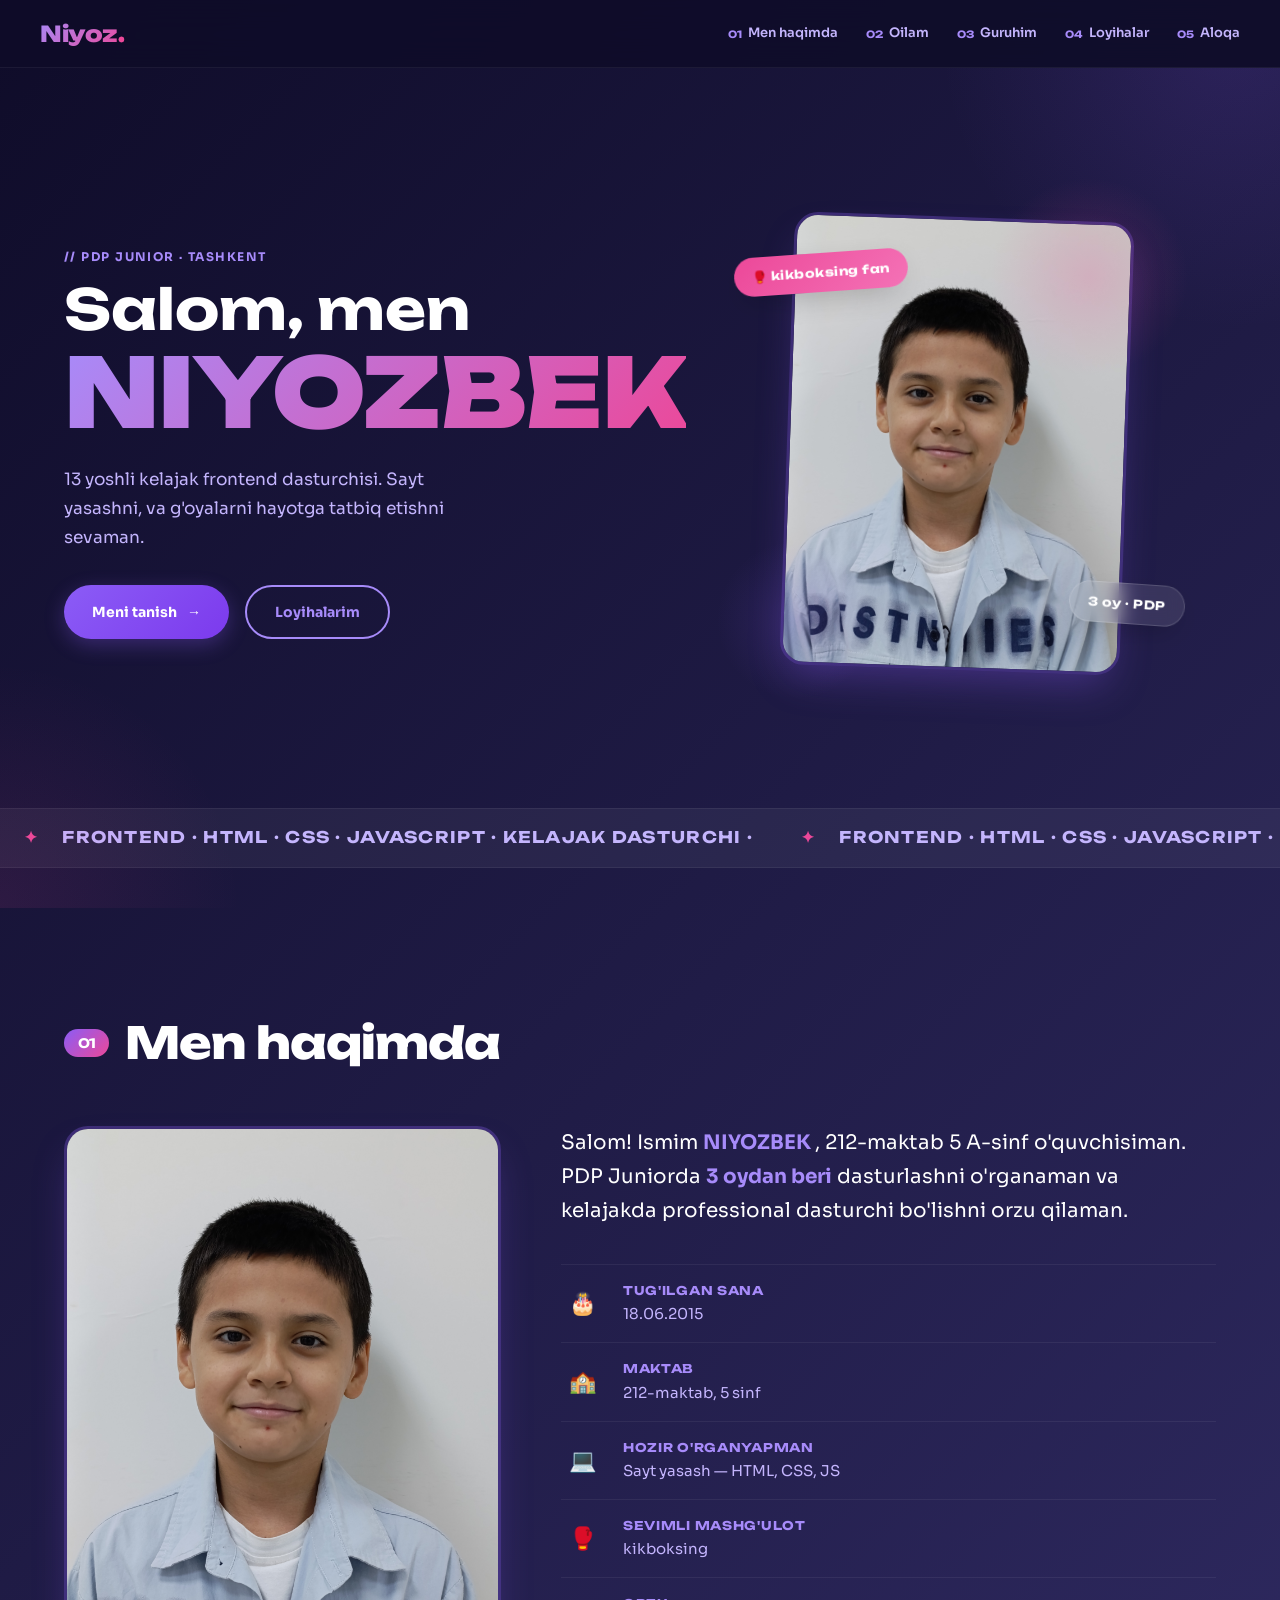
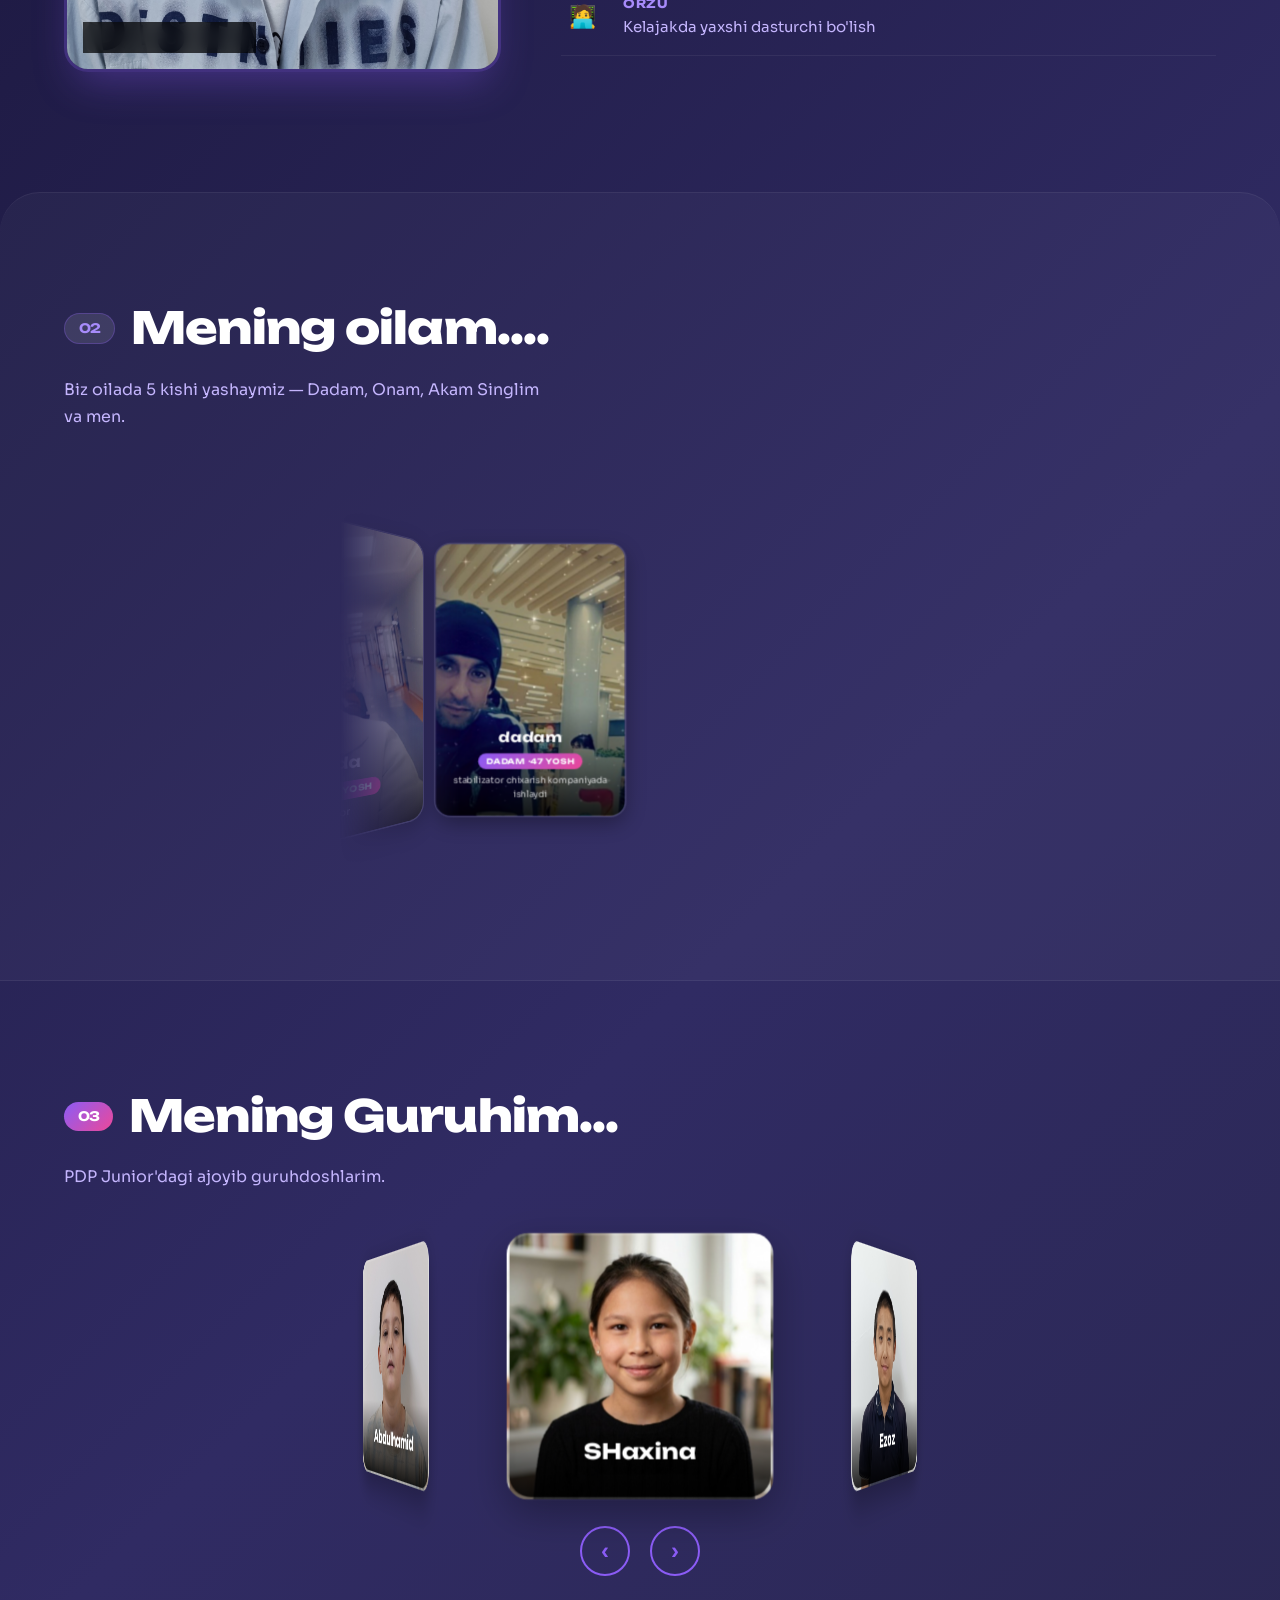
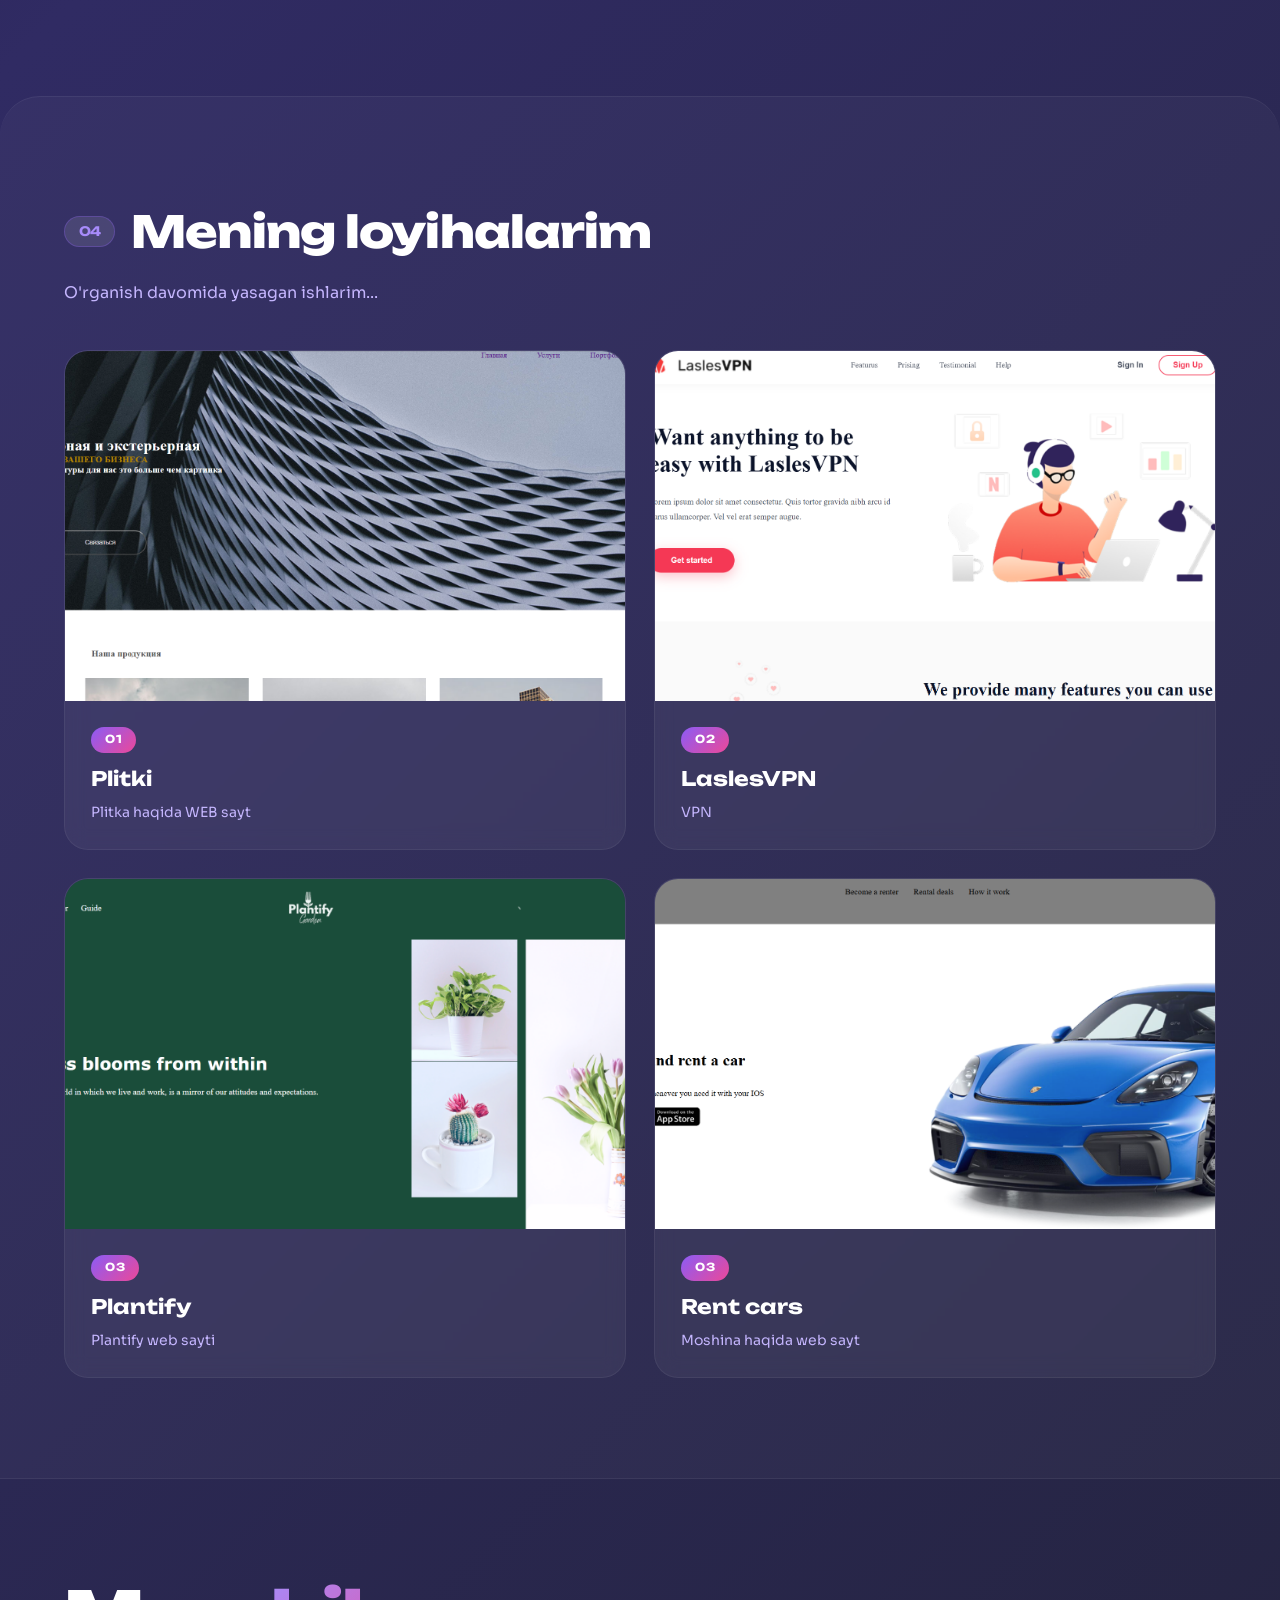
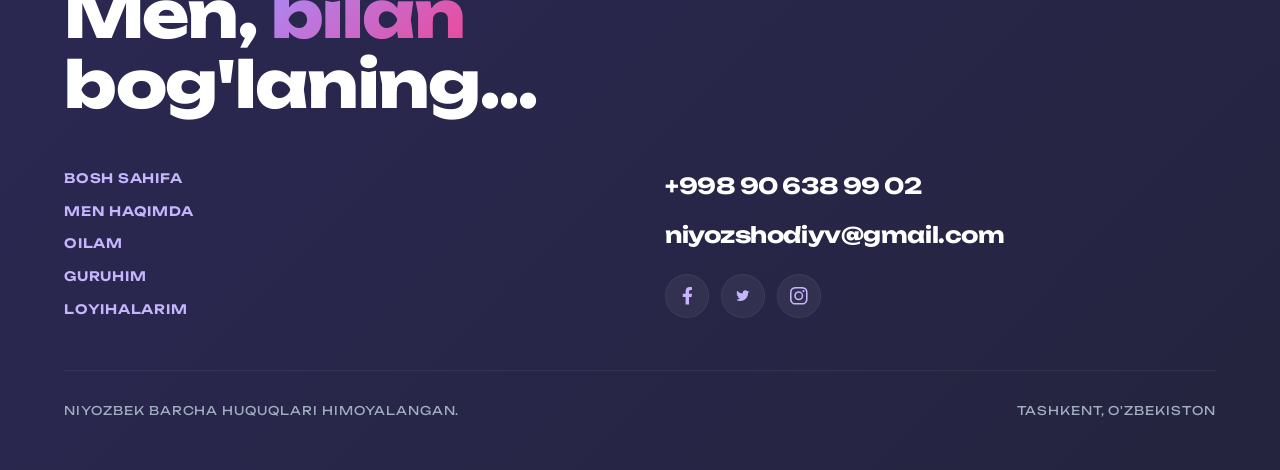
<file: index.html>
<!doctype html>
<html lang="uz">
  <head>
    <meta charset="UTF-8" />
    <meta name="viewport" content="width=device-width, initial-scale=1.0" />
    <title>NIYOZBEK — Portfolio</title>
    <link rel="preconnect" href="https://fonts.googleapis.com" />
    <link rel="preconnect" href="https://fonts.gstatic.com" crossorigin />
    <link
      href="https://fonts.googleapis.com/css2?family=Unbounded:wght@400;600;700;800;900&family=Sora:wght@400;500;600;700&display=swap"
      rel="stylesheet"
    />
    <link rel="stylesheet" href="style.css" />
  </head>

  <body>
    <header class="nav">
      <div class="container nav__wrapper">
        <a href="#top" class="nav__logo">Niyoz<span class="dot">.</span></a>

        <nav class="nav__lists" id="navLinks">
          <a href="#about"><span class="num">01</span> Men haqimda</a>
          <a href="#family"><span class="num">02</span> Oilam</a>
          <a href="#group"><span class="num">03</span> Guruhim</a>
          <a href="#projects"><span class="num">04</span> Loyihalar</a>
          <a href="#contact"><span class="num">05</span> Aloqa</a>
        </nav>

        <button class="burger" id="burgerBtn" aria-label="menu">
          <span></span><span></span><span></span>
        </button>
      </div>
    </header>

    <main id="top">
      <section class="hero">
        <div class="container hero__wrapper">
          <div class="hero__copy">
            <p class="hero__eyebrow">// PDP Junior &middot; Tashkent</p>
            <h1 class="hero__title">
              Salom, men<br />
              <span class="hero__title-big">NIYOZBEK</span>
            </h1>
            <p class="hero__desc">
              13 yoshli kelajak frontend dasturchisi. Sayt yasashni, va
              g'oyalarni hayotga tatbiq etishni sevaman.
            </p>
            <div class="hero__cta">
              <a href="#about" class="btn btn--primary">
                Meni tanish <span class="arrow">→</span>
              </a>
              <a href="#projects" class="btn btn--ghost">Loyihalarim</a>
            </div>
          </div>

          <div class="hero__visual">
            <div class="hero__frame">
              <img src="./men.jpg" alt="Niyoz" />
            </div>
            <div class="hero__badge hero__badge--1">🥊 kikboksing fan</div>
            <div class="hero__badge hero__badge--2">3 oy &middot; PDP</div>
            <div class="hero__shape hero__shape--1"></div>
            <div class="hero__shape hero__shape--2"></div>
          </div>
        </div>

        <div class="marquee">
          <div class="marquee__track">
            <span
              >FRONTEND &middot; HTML &middot; CSS &middot; JAVASCRIPT &middot;
              KELAJAK DASTURCHI &middot;</span
            >
            <span
              >FRONTEND &middot; HTML &middot; CSS &middot; JAVASCRIPT &middot;
              KELAJAK DASTURCHI &middot;</span
            >
          </div>
        </div>
      </section>

      <section class="about" id="about">
        <div class="container">
          <h2 class="section-title">
            <span class="section-num">01</span> Men haqimda
          </h2>

          <div class="about__grid">
            <div class="about__photo">
              <img src="./men.jpg" alt="Niyoz" />
              <div class="about__photo-tag">28.03.2013 yil tug'ilgan</div>
            </div>

            <div class="about__facts">
              <p class="about__lead">
                Salom! Ismim <strong>NIYOZBEK </strong>, 212-maktab 5 A-sinf
                o'quvchisiman. PDP Juniorda <strong>3 oydan beri</strong>
                dasturlashni o'rganaman va kelajakda professional dasturchi
                bo'lishni orzu qilaman.
              </p>

              <ul class="fact-list">
                <li>
                  <span class="fact-icon">🎂</span>
                  <div>
                    <b>Tug'ilgan sana</b>
                    <p>18.06.2015</p>
                  </div>
                </li>
                <li>
                  <span class="fact-icon">🏫</span>
                  <div>
                    <b>Maktab</b>
                    <p>212-maktab, 5 sinf</p>
                  </div>
                </li>
                <li>
                  <span class="fact-icon">💻</span>
                  <div>
                    <b>Hozir o'rganyapman</b>
                    <p>Sayt yasash — HTML, CSS, JS</p>
                  </div>
                </li>
                <li>
                  <span class="fact-icon">🥊</span>
                  <div>
                    <b>Sevimli mashg'ulot</b>
                    <p>kikboksing</p>
                  </div>
                </li>
                <li>
                  <span class="fact-icon">🧑‍💻</span>
                  <div>
                    <b>Orzu</b>
                    <p>Kelajakda yaxshi dasturchi bo'lish</p>
                  </div>
                </li>
              </ul>
            </div>
          </div>
        </div>
      </section>

      <section class="family" id="family">
        <div class="container">
          <h2 class="section-title section-title--light">
            <span class="section-num">02</span> Mening oilam....
          </h2>
          <p class="section-sub">
            Biz oilada 5 kishi yashaymiz — Dadam, Onam, Akam Singlim va men.
          </p>

          <div class="family-carousel-wrapper">
            <div class="scene">
              <div class="a3d" style="--n: 6">
                <div class="card family-card" style="--i: 0">
                  <img src="./dadam.jpg" alt="Dadam" />
                  <div class="family-card-info">
                    <h3>dadam</h3>
                    <span class="fam-role">Dadam ·47 yosh</span>
                    <p>stabilizator chixarish kompaniyada ishlaydi</p>
                  </div>
                </div>

                <div class="card family-card" style="--i: 1">
                  <img src="./oym.jpg" alt="Oyim" />
                  <div class="family-card-info">
                    <h3>Ozoda</h3>
                    <span class="fam-role">Oyim · 36 yosh</span>
                    <p>shifokor</p>
                  </div>
                </div>

                <div class="card family-card" style="--i: 2">
                  <img src="./men.jpg" alt="Men" />
                  <div class="family-card-info">
                    <h3>NIYOZBEK</h3>
                    <span class="fam-role">Men · 12 yosh</span>
                    <p>Hali maktabka boraman</p>
                  </div>
                </div>

                <div class="card family-card" style="--i: 3">
                  <img src="./singlim.jpg" alt="singlim" />
                  <div class="family-card-info">
                    <h3>singlim</h3>
                    <span class="fam-role">singlim · 10 yosh</span>
                    <p>hali makabda oqiydi</p>
                  </div>
                </div>

                <div class="card family-card" style="--i: 4">
                  <img src="./akm.jpg" alt="kam" />
                  <div class="family-card-info">
                    <h3>akam</h3>
                    <span class="fam-role">akam · 17 yosh</span>
                    <p>100 maktabda oqiydi</p>

      </section>

      <section class="group" id="group">
        <div class="container">
          <h2 class="section-title">
            <span class="section-num">03</span> Mening Guruhim...
          </h2>
          <p class="section-sub">PDP Junior'dagi ajoyib guruhdoshlarim.</p>

          <div class="group__carousel-wrapper">
            <div class="carousel-container">
              <div class="carousel">
                <div
                  class="item"
                  style="
                    background-image: url(./obdul\ hamit.jpg);
                  "
                >
                  <div class="item-content">
                    <h3>Abdulhamid</h3>
                  </div>
                </div>
                <div
                  class="item"
                  style="
                    background-image: url(./shaxina.jpg);
                  "
                >
                  <div class="item-content">
                    <h3>SHaxina</h3>
                  </div>
                </div>
                <div
                  class="item"
                  style="
                    background-image: url(./ezoz.jpg);
                  "
                >
                  <div class="item-content">
                    <h3>Ezoz</h3>
                  </div>
                </div>
                <div
                  class="item"
                  style="
                    background-image: url(./salohidin.jpg);
                  "
                >
                  <div class="item-content">
                    <h3>Salohidin</h3>
                  </div>
                </div>
                <div
                  class="item"
                  style="
                    background-image: url(./yusuf.jpg);
                  "
                >
                  <div class="item-content">
                    <h3>Yusuf</h3>
                  </div>
                </div>
                <div
                  class="item"
                  style="
                    background-image: url(./ddddddddddddddddddddddddddddddd.jpg);
                  "
                >
                  <div class="item-content">
                    <h3>Jafar</h3>
                  </div>
                </div>
              </div>
            </div>

            <div class="carousel-controls">
              <button class="carousel-btn prev-btn">‹</button>
              <button class="carousel-btn next-btn">›</button>
            </div>
          </div>
        </div>
      </section>

      <section class="projects" id="projects">
        <div class="container">
          <h2 class="section-title section-title--light">
            <span class="section-num">04</span> Mening loyihalarim
          </h2>
          <p class="section-sub section-sub--light">
            O'rganish davomida yasagan ishlarim...
          </p>

          <div class="proj-grid">
            <a
              class="proj-card"
              href="https://project-zeta-three-72.vercel.app/"
              target="_blank"
              rel="noopener"
            >
              <div class="proj-card__img">
                <img src="./Снимок экрана 2026-10-15 113310.png" alt="Plitki" />
              </div>
              <div class="proj-card__body">
                <span class="proj-tag">01</span>
                <h3>Plitki</h3>
                <p>Plitka haqida WEB sayt</p>
              </div>
            </a>

            <a
              class="proj-card"
              href="https://figma-delta-bay.vercel.app/"
              target="_blank"
              rel="noopener"
            >
              <div class="proj-card__img">
                <img src="./Снимок экрана 2026-10-15 113345.png" alt="figma" />
              </div>
              <div class="proj-card__body">
                <span class="proj-tag">02</span>
                <h3>LaslesVPN</h3>
                <p>VPN</p>
              </div>
            </a>

            <a
              class="proj-card"
              href="https://plantify-sepia.vercel.app/"
              target="_blank"
              rel="noopener"
            >
              <div class="proj-card__img">
                <img
                  src="./Снимок экрана 2026-10-15 113428.png"
                  alt="plantify"
                />
              </div>
              <div class="proj-card__body">
                <span class="proj-tag">03</span>
                <h3>Plantify</h3>
                <p>Plantify web sayti</p>
              </div>
            </a>

            <a
              class="proj-card"
              href="https://retcars.vercel.app/"
              target="_blank"
              rel="noopener"
            >
              <div class="proj-card__img">
                <img src="./Снимок экрана 2026-10-15 113509.png" alt="car" />
              </div>
              <div class="proj-card__body">
                <span class="proj-tag">03</span>
                <h3>Rent cars</h3>
                <p>Moshina haqida web sayt</p>
              </div>
            </a>
          </div>
        </div>
      </section>

      <footer class="contact" id="contact">
        <div class="container">
          <h2 class="contact__title">
            Men, <span>bilan</span><br />
            bog'laning...
          </h2>

          <div class="contact__grid">
            <div class="contact__links">
              <a href="#top">Bosh sahifa</a>
              <a href="#about">Men haqimda</a>
              <a href="#family">Oilam</a>
              <a href="#group">Guruhim</a>
              <a href="#projects">Loyihalarim</a>
            </div>

            <div class="contact__info">
              <a class="contact__big" href="tel:+998906389902"
                >+998 90 638 99 02</a
              >
              <a class="contact__big" href="mailto:niyozbekwodiyev@ygmail.com"
                >niyozshodiyv@gmail.com</a
              >

              <ul class="social">
                <li class="xxx">
                  <a href="#" aria-label="Facebook">
                    <svg
                      viewBox="0 0 320 512"
                      height="1.1em"
                      fill="currentColor"
                    >
                      <path
                        d="M279.14 288l14.22-92.66h-88.91v-60.13c0-25.35 12.42-50.06 52.24-50.06h40.42V6.26S260.43 0 225.36 0c-73.22 0-121.08 44.38-121.08 124.72v70.62H22.89V288h81.39v224h100.17V288z"
                      />
                    </svg>
                  </a>
                </li>
                <li class="xxx">
                  <a href="#" aria-label="Twitter">
                    <svg height="1.1em" fill="currentColor" viewBox="0 0 48 48">
                      <path
                        d="M42,12.429c-1.323,0.586-2.746,0.977-4.247,1.162c1.526-0.906,2.7-2.351,3.251-4.058c-1.428,0.837-3.01,1.452-4.693,1.776C34.967,9.884,33.05,9,30.926,9c-4.08,0-7.387,3.278-7.387,7.32c0,0.572,0.067,1.129,0.193,1.67c-6.138-0.308-11.582-3.226-15.224-7.654c-0.64,1.082-1,2.349-1,3.686c0,2.541,1.301,4.778,3.285,6.096c-1.211-0.037-2.351-0.374-3.349-0.914c0,0.022,0,0.055,0,0.086c0,3.551,2.547,6.508,5.923,7.181c-0.617,0.169-1.269,0.263-1.941,0.263c-0.477,0-0.942-0.054-1.392-0.135c0.94,2.902,3.667,5.023,6.898,5.086c-2.528,1.96-5.712,3.134-9.174,3.134c-0.598,0-1.183-0.034-1.761-0.104C9.268,36.786,13.152,38,17.321,38c13.585,0,21.017-11.156,21.017-20.834c0-0.317-0.01-0.633-0.025-0.945C39.763,15.197,41.013,13.905,42,12.429"
                      />
                    </svg>
                  </a>
                </li>
                <li class="xxx">
                  <a href="#" aria-label="Instagram">
                    <svg
                      xmlns="http://www.w3.org/2000/svg"
                      height="1.1em"
                      fill="currentColor"
                      viewBox="0 0 16 16"
                    >
                      <path
                        d="M8 0C5.829 0 5.556.01 4.703.048 3.85.088 3.269.222 2.76.42a3.917 3.917 0 0 0-1.417.923A3.927 3.927 0 0 0 .42 2.76C.222 3.268.087 3.85.048 4.7.01 5.555 0 5.827 0 8.001c0 2.172.01 2.444.048 3.297.04.852.174 1.433.372 1.942.205.526.478.972.923 1.417.444.445.89.719 1.416.923.51.198 1.09.333 1.942.372C5.555 15.99 5.827 16 8 16s2.444-.01 3.298-.048c.851-.04 1.434-.174 1.943-.372a3.916 3.916 0 0 0 1.416-.923c.445-.445.718-.891.923-1.417.197-.509.332-1.09.372-1.942C15.99 10.445 16 10.173 16 8s-.01-2.445-.048-3.299c-.04-.851-.175-1.433-.372-1.941a3.926 3.926 0 0 0-.923-1.417A3.911 3.911 0 0 0 13.24.42c-.51-.198-1.092-.333-1.943-.372C10.443.01 10.172 0 7.998 0h.003zm-.717 1.442h.718c2.136 0 2.389.007 3.232.046.78.035 1.204.166 1.486.275.373.145.64.319.92.599.28.28.453.546.598.92.11.281.24.705.275 1.485.039.843.047 1.096.047 3.231s-.008 2.389-.047 3.232c-.035.78-.166 1.203-.275 1.485a2.47 2.47 0 0 1-.599.919c-.28.28-.546.453-.92.598-.28.11-.704.24-1.485.276-.843.038-1.096.047-3.232.047s-2.39-.009-3.233-.047c-.78-.036-1.203-.166-1.485-.276a2.478 2.478 0 0 1-.92-.598 2.48 2.48 0 0 1-.6-.92c-.109-.281-.24-.705-.275-1.485-.038-.843-.046-1.096-.046-3.233 0-2.136.008-2.388.046-3.231.036-.78.166-1.204.276-1.486.145-.373.319-.64.599-.92.28-.28.546-.453.92-.598.282-.11.705-.24 1.485-.276.738-.034 1.024-.044 2.515-.045v.002zm4.988 1.328a.96.96 0 1 0 0 1.92.96.96 0 0 0 0-1.92zm-4.27 1.122a4.109 4.109 0 1 0 0 8.217 4.109 4.109 0 0 0 0-8.217zm0 1.441a2.667 2.667 0 1 1 0 5.334 2.667 2.667 0 0 1 0-5.334z"
                      />
                    </svg>
                  </a>
                </li>
              </ul>
            </div>
          </div>

          <div class="contact__bottom">
            <span>NIYOZBEK Barcha huquqlari himoyalangan.</span>
            <span>Tashkent, O'zbekiston</span>
          </div>
        </div>
      </footer>
    </main>

    <script src="https://code.jquery.com/jquery-3.7.1.min.js"></script>
    <script src="app.js"></script>
  </body>
</html>
</file>
<file: style.css>
* {
  margin: 0;
  padding: 0;
  box-sizing: border-box;
}

:root {
  --bg: linear-gradient(135deg, #0f0c29, #302b63, #24243e);
  --surface: rgba(255, 255, 255, 0.08);
  --text: #ffffff;
  --text-soft: #c4b5fd;
  --text-dim: #a0aec0;
  --primary: #8b5cf6;
  --primary-light: #a78bfa;
  --primary-dark: #7c3aed;
  --accent: #ec4899;
  --accent-light: #f472b6;
  --shadow: 0 10px 30px -10px rgba(0, 0, 0, 0.3);
  --shadow-hover: 0 20px 40px -12px rgba(139, 92, 246, 0.35);
  --radius: 24px;
  --radius-sm: 12px;
  --font-display: "Unbounded", sans-serif;
  --font-body: "Sora", sans-serif;
  --transition: all 0.3s cubic-bezier(0.4, 0, 0.2, 1);
}

html {
  scroll-behavior: smooth;
}

body {
  background: var(--bg);
  color: var(--text);
  font-family: var(--font-body);
  line-height: 1.6;
  overflow-x: hidden;
  min-height: 100vh;
}

a {
  text-decoration: none;
  color: inherit;
}

img {
  display: block;
  width: 100%;
  height: 100%;
  object-fit: cover;
}

.container {
  max-width: 1200px;
  margin: 0 auto;
  padding: 0 24px;
}

::selection {
  background: var(--primary);
  color: white;
}

.nav {
  position: sticky;
  top: 0;
  z-index: 100;
  background: rgba(15, 12, 41, 0.85);
  backdrop-filter: blur(16px);
  border-bottom: 1px solid rgba(255, 255, 255, 0.06);
}

.nav__wrapper {
  display: flex;
  align-items: center;
  justify-content: space-between;
  padding: 16px 0;
}

.nav__logo {
  font-family: var(--font-display);
  font-weight: 800;
  font-size: 22px;
  background: linear-gradient(135deg, var(--primary-light), var(--accent));
  -webkit-background-clip: text;
  -webkit-text-fill-color: transparent;
  letter-spacing: -0.02em;
}

.nav__logo .dot {
  -webkit-text-fill-color: var(--accent);
}

.nav__lists {
  display: flex;
  gap: 28px;
  align-items: center;
}

.nav__lists a {
  font-size: 13px;
  font-weight: 600;
  color: var(--text-soft);
  display: flex;
  align-items: center;
  gap: 6px;
  transition: var(--transition);
  position: relative;
}

.nav__lists a .num {
  font-size: 10px;
  font-weight: 700;
  color: var(--primary-light);
  font-family: var(--font-display);
}

.nav__lists a:hover {
  color: var(--text);
}

.nav__lists a::after {
  content: "";
  position: absolute;
  bottom: -4px;
  left: 0;
  width: 0;
  height: 2px;
  background: linear-gradient(90deg, var(--primary), var(--accent));
  transition: var(--transition);
}

.nav__lists a:hover::after {
  width: 100%;
}

.burger {
  display: none;
  flex-direction: column;
  gap: 5px;
  background: none;
  border: none;
  cursor: pointer;
  padding: 6px;
}

.burger span {
  width: 26px;
  height: 2.5px;
  background: var(--text);
  border-radius: 4px;
  transition: var(--transition);
}

.hero {
  padding: 60px 0 40px;
  position: relative;
  overflow: hidden;
}

.hero::before {
  content: "";
  position: absolute;
  top: -40%;
  right: -20%;
  width: 600px;
  height: 600px;
  background: radial-gradient(
    circle,
    rgba(139, 92, 246, 0.15) 0%,
    transparent 70%
  );
  border-radius: 50%;
  pointer-events: none;
}

.hero::after {
  content: "";
  position: absolute;
  bottom: -30%;
  left: -20%;
  width: 500px;
  height: 500px;
  background: radial-gradient(
    circle,
    rgba(236, 72, 153, 0.1) 0%,
    transparent 70%
  );
  border-radius: 50%;
  pointer-events: none;
}

.hero__wrapper {
  display: grid;
  grid-template-columns: 1fr 0.9fr;
  gap: 60px;
  align-items: center;
  position: relative;
  z-index: 1;
  min-height: 70vh;
}

.hero__eyebrow {
  font-size: 12px;
  font-weight: 700;
  text-transform: uppercase;
  letter-spacing: 0.12em;
  color: var(--primary-light);
  margin-bottom: 12px;
}

.hero__title {
  font-family: var(--font-display);
  font-size: clamp(32px, 5vw, 56px);
  font-weight: 700;
  line-height: 1.1;
  color: var(--text);
}

.hero__title-big {
  font-size: clamp(48px, 8vw, 96px);
  font-weight: 900;
  background: linear-gradient(135deg, var(--primary-light), var(--accent));
  -webkit-background-clip: text;
  -webkit-text-fill-color: transparent;
  display: inline-block;
  letter-spacing: -0.02em;
}

.hero__desc {
  margin-top: 20px;
  font-size: 17px;
  color: var(--text-soft);
  max-width: 440px;
  line-height: 1.7;
}

.hero__cta {
  margin-top: 32px;
  display: flex;
  gap: 16px;
  flex-wrap: wrap;
}

.btn {
  font-family: var(--font-body);
  font-weight: 700;
  font-size: 14px;
  padding: 14px 28px;
  border-radius: 50px;
  display: inline-flex;
  align-items: center;
  gap: 10px;
  transition: var(--transition);
  border: none;
  cursor: pointer;
}

.btn--primary {
  background: linear-gradient(135deg, var(--primary), var(--primary-dark));
  color: white;
  box-shadow: 0 6px 20px rgba(139, 92, 246, 0.3);
}

.btn--primary:hover {
  transform: translateY(-3px);
  box-shadow: 0 12px 30px rgba(139, 92, 246, 0.5);
}

.btn--primary .arrow {
  transition: var(--transition);
}

.btn--primary:hover .arrow {
  transform: translateX(4px);
}

.btn--ghost {
  background: transparent;
  color: var(--primary-light);
  border: 2px solid var(--primary-light);
}

.btn--ghost:hover {
  background: var(--primary);
  color: white;
  transform: translateY(-3px);
  box-shadow: 0 8px 24px rgba(139, 92, 246, 0.35);
}

.hero__visual {
  position: relative;
  display: flex;
  justify-content: center;
  align-items: center;
}

.hero__frame {
  width: 340px;
  aspect-ratio: 3/4;
  border-radius: var(--radius);
  overflow: hidden;
  box-shadow: var(--shadow-hover);
  border: 3px solid rgba(139, 92, 246, 0.3);
  transform: rotate(2deg);
  transition: var(--transition);
}

.hero__frame:hover {
  transform: rotate(0deg) scale(1.02);
  box-shadow: 0 30px 50px -20px rgba(139, 92, 246, 0.4);
}

.hero__badge {
  position: absolute;
  font-size: 12px;
  font-weight: 700;
  padding: 10px 18px;
  border-radius: 50px;
  background: rgba(255, 255, 255, 0.1);
  backdrop-filter: blur(10px);
  box-shadow: var(--shadow);
  border: 1px solid rgba(255, 255, 255, 0.1);
  font-family: var(--font-display);
  letter-spacing: 0.04em;
  z-index: 2;
  color: white;
}

.hero__badge--1 {
  top: 8%;
  left: -12px;
  background: linear-gradient(135deg, var(--accent), var(--accent-light));
  color: white;
  transform: rotate(-4deg);
  border: none;
}

.hero__badge--2 {
  bottom: 10%;
  right: -16px;
  background: rgba(255, 255, 255, 0.1);
  backdrop-filter: blur(10px);
  color: white;
  transform: rotate(4deg);
  border: 1px solid rgba(255, 255, 255, 0.15);
}

.hero__shape {
  position: absolute;
  border-radius: 50%;
  z-index: 0;
  pointer-events: none;
}

.hero__shape--1 {
  width: 200px;
  height: 200px;
  background: radial-gradient(circle, rgba(236, 72, 153, 0.2), transparent 70%);
  top: -40px;
  right: -20px;
}

.hero__shape--2 {
  width: 160px;
  height: 160px;
  background: radial-gradient(
    circle,
    rgba(139, 92, 246, 0.15),
    transparent 70%
  );
  bottom: -30px;
  left: -30px;
}

.marquee {
  margin-top: 50px;
  padding: 16px 0;
  background: rgba(255, 255, 255, 0.05);
  border-top: 1px solid rgba(255, 255, 255, 0.06);
  border-bottom: 1px solid rgba(255, 255, 255, 0.06);
  overflow: hidden;
}

.marquee__track {
  display: inline-flex;
  animation: scroll 30s linear infinite;
  white-space: nowrap;
}

.marquee__track span {
  font-family: var(--font-display);
  font-weight: 700;
  font-size: 16px;
  letter-spacing: 0.08em;
  text-transform: uppercase;
  color: var(--text-soft);
  padding: 0 24px;
}

.marquee__track span::before {
  content: "✦";
  color: var(--accent);
  margin-right: 24px;
}

@keyframes scroll {
  from {
    transform: translateX(0);
  }
  to {
    transform: translateX(-50%);
  }
}

.section-title {
  font-family: var(--font-display);
  font-size: clamp(28px, 4vw, 44px);
  font-weight: 800;
  display: flex;
  align-items: center;
  gap: 16px;
  letter-spacing: -0.02em;
  color: var(--text);
}

.section-num {
  font-size: 13px;
  font-weight: 700;
  color: white;
  background: linear-gradient(135deg, var(--primary), var(--accent));
  padding: 4px 14px;
  border-radius: 50px;
  font-family: var(--font-display);
}

.section-title--light .section-num {
  background: rgba(255, 255, 255, 0.1);
  color: var(--primary-light);
  border: 1px solid rgba(139, 92, 246, 0.3);
}

.section-sub {
  margin-top: 12px;
  font-size: 16px;
  color: var(--text-soft);
  max-width: 480px;
  line-height: 1.7;
}

.about {
  padding: 100px 0;
}

.about__grid {
  margin-top: 48px;
  display: grid;
  grid-template-columns: 0.8fr 1.2fr;
  gap: 60px;
  align-items: start;
}

.about__photo {
  border-radius: var(--radius);
  overflow: hidden;
  box-shadow: var(--shadow-hover);
  aspect-ratio: 4/5;
  border: 3px solid rgba(139, 92, 246, 0.3);
  position: relative;
}

.about__photo-tag {
  position: absolute;
  bottom: 16px;
  left: 16px;
  background: rgba(0, 0, 0, 0.7);
  backdrop-filter: blur(8px);
  color: white;
  font-size: 12px;
  font-weight: 600;
  padding: 6px 14px;
  border-radius: 50px;
}

.about__lead {
  font-size: 20px;
  line-height: 1.7;
  color: var(--text);
}

.about__lead strong {
  color: var(--primary-light);
}

.fact-list {
  margin-top: 36px;
  display: grid;
  gap: 0;
  border-top: 1px solid rgba(255, 255, 255, 0.06);
}

.fact-list li {
  display: flex;
  align-items: center;
  gap: 18px;
  padding: 16px 0;
  border-bottom: 1px solid rgba(255, 255, 255, 0.06);
  transition: var(--transition);
}

.fact-list li:hover {
  padding-left: 12px;
  background: rgba(139, 92, 246, 0.08);
  border-radius: 8px;
}

.fact-icon {
  font-size: 22px;
  width: 44px;
  text-align: center;
}

.fact-list b {
  font-family: var(--font-display);
  font-size: 12px;
  color: var(--primary-light);
  display: block;
  margin-bottom: 2px;
  text-transform: uppercase;
  letter-spacing: 0.06em;
}

.fact-list p {
  color: var(--text-soft);
  font-size: 15px;
}

.family {
  padding: 100px 0;
  background: rgba(255, 255, 255, 0.03);
  border-radius: 40px 40px 0 0;
  margin-top: 20px;
  border-top: 1px solid rgba(255, 255, 255, 0.06);
  border-bottom: 1px solid rgba(255, 255, 255, 0.06);
}

.family-carousel-wrapper {
  margin-top: 50px;
  display: grid;
  place-items: center;
}

.scene {
  overflow: hidden;
  perspective: 35em;
  width: 100%;
  max-width: 600px;
  mask: linear-gradient(90deg, #0000, red 20% 80%, #0000);
  -webkit-mask: linear-gradient(90deg, #0000, red 20% 80%, #0000);
}

.a3d {
  display: grid;
  place-self: center;
  transform-style: preserve-3d;
  animation: ry 32s linear infinite;
  width: 100%;
  max-width: 400px;
}

@keyframes ry {
  to {
    rotate: y 1turn;
  }
}

.family-card {
  --w: 17.5em;
  --ba: 1turn / var(--n);
  grid-area: 1 / 1;
  width: var(--w);
  max-width: 280px;
  aspect-ratio: 7 / 10;
  border-radius: 1.5em;
  backface-visibility: hidden;
  transform: rotatey(calc(var(--i) * var(--ba)))
    translatez(calc(-1 * (0.5 * var(--w) + 0.5em) / tan(0.5 * var(--ba))));
  position: relative;
  overflow: hidden;
  border: 2px solid rgba(255, 255, 255, 0.15);
  box-shadow: 0 10px 30px rgba(0, 0, 0, 0.3);
  transition: transform 0.3s ease;
}

.family-card img {
  width: 100%;
  height: 100%;
  object-fit: cover;
  display: block;
}

.family-card .family-card-info {
  position: absolute;
  bottom: 0;
  left: 0;
  right: 0;
  background: linear-gradient(to top, rgba(0, 0, 0, 0.85), transparent);
  padding: 30px 20px 20px;
  color: white;
  text-align: center;
}

.family-card .family-card-info h3 {
  font-family: var(--font-display);
  font-size: 20px;
  margin-bottom: 4px;
  color: white;
}

.family-card .family-card-info .fam-role {
  display: inline-block;
  font-size: 11px;
  font-weight: 700;
  background: linear-gradient(135deg, var(--primary), var(--accent));
  padding: 3px 12px;
  border-radius: 50px;
  margin-bottom: 6px;
  text-transform: uppercase;
  letter-spacing: 0.06em;
  font-family: var(--font-display);
}

.family-card .family-card-info p {
  font-size: 13px;
  color: rgba(255, 255, 255, 0.8);
  margin: 0;
}

@media (prefers-reduced-motion: reduce) {
  .a3d {
    animation-duration: 128s;
  }
}

.group {
  padding: 100px 0;
}

.group__carousel-wrapper {
  display: flex;
  flex-direction: column;
  align-items: center;
  margin-top: 50px;
}

.carousel-container {
  width: 250px;
  height: 250px;
  position: relative;
  perspective: 1000px;
  margin: 0 auto;
}

.carousel {
  height: 100%;
  width: 100%;
  position: absolute;
  transform-style: preserve-3d;
  transition: transform 1s ease-in-out;
}

.item {
  display: flex;
  align-items: flex-end;
  justify-content: center;
  position: absolute;
  width: 200px;
  height: 200px;
  left: 25px;
  top: 25px;
  border-radius: 16px;
  background-size: cover;
  background-position: center;
  box-shadow: 0 10px 30px rgba(0, 0, 0, 0.3);
  border: 2px solid rgba(255, 255, 255, 0.15);
  transition: box-shadow 0.3s ease;
  backface-visibility: hidden;
}

.item:hover {
  box-shadow: 0 15px 40px rgba(139, 92, 246, 0.4);
  border-color: var(--primary-light);
}

.item .item-content {
  background: linear-gradient(to top, rgba(0, 0, 0, 0.85), transparent);
  padding: 20px 16px 16px;
  width: 100%;
  border-radius: 0 0 16px 16px;
  text-align: center;
}

.item .item-content h3 {
  font-family: var(--font-display);
  font-size: 16px;
  color: #fff;
  margin-bottom: 4px;
  text-shadow: 0 2px 8px rgba(0, 0, 0, 0.5);
}

.item .item-content p {
  font-size: 12px;
  color: rgba(255, 255, 255, 0.85);
  line-height: 1.4;
  text-shadow: 0 1px 6px rgba(0, 0, 0, 0.5);
}

.carousel .item:nth-child(1) {
  transform: rotateY(0deg) translateZ(250px);
}
.carousel .item:nth-child(2) {
  transform: rotateY(60deg) translateZ(250px);
}
.carousel .item:nth-child(3) {
  transform: rotateY(120deg) translateZ(250px);
}
.carousel .item:nth-child(4) {
  transform: rotateY(180deg) translateZ(250px);
}
.carousel .item:nth-child(5) {
  transform: rotateY(240deg) translateZ(250px);
}
.carousel .item:nth-child(6) {
  transform: rotateY(300deg) translateZ(250px);
}

.carousel-controls {
  display: flex;
  gap: 20px;
  margin-top: 35px;
}

.carousel-btn {
  width: 50px;
  height: 50px;
  border-radius: 50%;
  border: 2px solid var(--primary);
  background: transparent;
  color: var(--primary);
  font-size: 24px;
  font-weight: 700;
  cursor: pointer;
  transition: all 0.3s ease;
  display: flex;
  align-items: center;
  justify-content: center;
}

.carousel-btn:hover {
  background: var(--primary);
  color: #fff;
  transform: scale(1.1);
  box-shadow: 0 8px 25px rgba(139, 92, 246, 0.35);
}

.carousel-btn:active {
  transform: scale(0.95);
}

.projects {
  padding: 100px 0;
  background: rgba(255, 255, 255, 0.03);
  border-radius: 40px 40px 0 0;
  margin-top: 20px;
  border-top: 1px solid rgba(255, 255, 255, 0.06);
  border-bottom: 1px solid rgba(255, 255, 255, 0.06);
}

.proj-grid {
  margin-top: 44px;
  display: grid;
  grid-template-columns: repeat(2, 1fr);
  gap: 28px;
}

.proj-card {
  display: block;
  border-radius: var(--radius);
  overflow: hidden;
  background: rgba(255, 255, 255, 0.05);
  transition: var(--transition);
  border: 1px solid rgba(255, 255, 255, 0.06);
  backdrop-filter: blur(10px);
}

.proj-card:hover {
  transform: translateY(-6px);
  box-shadow: var(--shadow-hover);
  border-color: var(--primary-light);
  background: rgba(255, 255, 255, 0.1);
}

.proj-card__img {
  aspect-ratio: 16/10;
  overflow: hidden;
}

.proj-card__img img {
  transition: transform 0.5s ease;
}

.proj-card:hover .proj-card__img img {
  transform: scale(1.06);
}

.proj-card__body {
  padding: 24px 26px 26px;
  position: relative;
}

.proj-tag {
  display: inline-block;
  font-family: var(--font-display);
  font-weight: 700;
  font-size: 11px;
  color: white;
  background: linear-gradient(135deg, var(--primary), var(--accent));
  padding: 4px 14px;
  border-radius: 50px;
  margin-bottom: 10px;
  text-transform: uppercase;
  letter-spacing: 0.06em;
}

.proj-card__body h3 {
  font-family: var(--font-display);
  font-size: 20px;
  margin-bottom: 6px;
  color: var(--text);
}

.proj-card__body p {
  font-size: 14px;
  color: var(--text-soft);
  line-height: 1.6;
}

.contact {
  padding: 100px 0 50px;
}

.contact__title {
  font-family: var(--font-display);
  font-size: clamp(32px, 6vw, 64px);
  font-weight: 800;
  line-height: 1.1;
  letter-spacing: -0.02em;
  color: var(--text);
}

.contact__title span {
  background: linear-gradient(135deg, var(--primary-light), var(--accent));
  -webkit-background-clip: text;
  -webkit-text-fill-color: transparent;
}

.contact__grid {
  margin-top: 48px;
  display: grid;
  grid-template-columns: 1fr 1fr;
  gap: 50px;
  padding-bottom: 50px;
  border-bottom: 1px solid rgba(255, 255, 255, 0.06);
}

.contact__links {
  display: flex;
  flex-direction: column;
  gap: 12px;
}

.contact__links a {
  font-family: var(--font-display);
  font-size: 13px;
  font-weight: 600;
  color: var(--text-soft);
  text-transform: uppercase;
  letter-spacing: 0.06em;
  transition: var(--transition);
  width: fit-content;
}

.contact__links a:hover {
  color: var(--text);
  transform: translateX(8px);
}

.contact__info {
  display: flex;
  flex-direction: column;
  gap: 14px;
}

.contact__big {
  font-family: var(--font-display);
  font-size: clamp(16px, 2vw, 22px);
  font-weight: 700;
  color: var(--text);
  transition: var(--transition);
  letter-spacing: -0.02em;
}

.contact__big:hover {
  color: var(--primary-light);
}

.social {
  display: flex;
  gap: 12px;
  margin-top: 8px;
}

.social a {
  width: 44px;
  height: 44px;
  display: flex;
  align-items: center;
  justify-content: center;
  background: rgba(255, 255, 255, 0.05);
  color: var(--text-soft);
  border-radius: 50%;
  transition: var(--transition);
  border: 1px solid rgba(255, 255, 255, 0.06);
}

.social a:hover {
  background: linear-gradient(135deg, var(--primary), var(--primary-dark));
  color: white;
  transform: translateY(-4px);
  box-shadow: 0 8px 24px rgba(139, 92, 246, 0.3);
}

.contact__bottom {
  margin-top: 30px;
  display: flex;
  justify-content: space-between;
  font-size: 12px;
  color: var(--text-dim);
  text-transform: uppercase;
  letter-spacing: 0.08em;
  font-family: var(--font-display);
}

@media (max-width: 992px) {
  .hero__wrapper {
    grid-template-columns: 1fr;
    text-align: center;
  }
  .hero__desc {
    margin: 20px auto 0;
  }
  .hero__cta {
    justify-content: center;
  }
  .about__grid {
    grid-template-columns: 1fr;
  }
  .about__photo {
    max-width: 360px;
    margin: 0 auto;
  }
  .proj-grid {
    grid-template-columns: 1fr;
  }
  .contact__grid {
    grid-template-columns: 1fr;
    gap: 30px;
  }
}

@media (max-width: 768px) {
  .nav__lists {
    display: none;
  }
  .burger {
    display: flex;
  }
  .hero__frame {
    width: 280px;
  }
  .contact__bottom {
    flex-direction: column;
    gap: 8px;
    text-align: center;
  }
  .scene {
    perspective: 25em;
  }
  .family-card {
    --w: 12em;
    max-width: 200px;
  }
}

@media (max-width: 480px) {
  .hero__frame {
    width: 240px;
  }
  .hero__badge {
    font-size: 10px;
    padding: 6px 14px;
  }
  .hero__badge--1 {
    left: 0;
  }
  .hero__badge--2 {
    right: 0;
  }
  .scene {
    perspective: 18em;
  }
  .family-card {
    --w: 9em;
    max-width: 150px;
  }
  .family-card .family-card-info h3 {
    font-size: 14px;
  }
  .family-card .family-card-info .fam-role {
    font-size: 9px;
    padding: 2px 10px;
  }
  .family-card .family-card-info p {
    font-size: 10px;
  }
}
.xxx {
  list-style-type: none;
}
</file>
